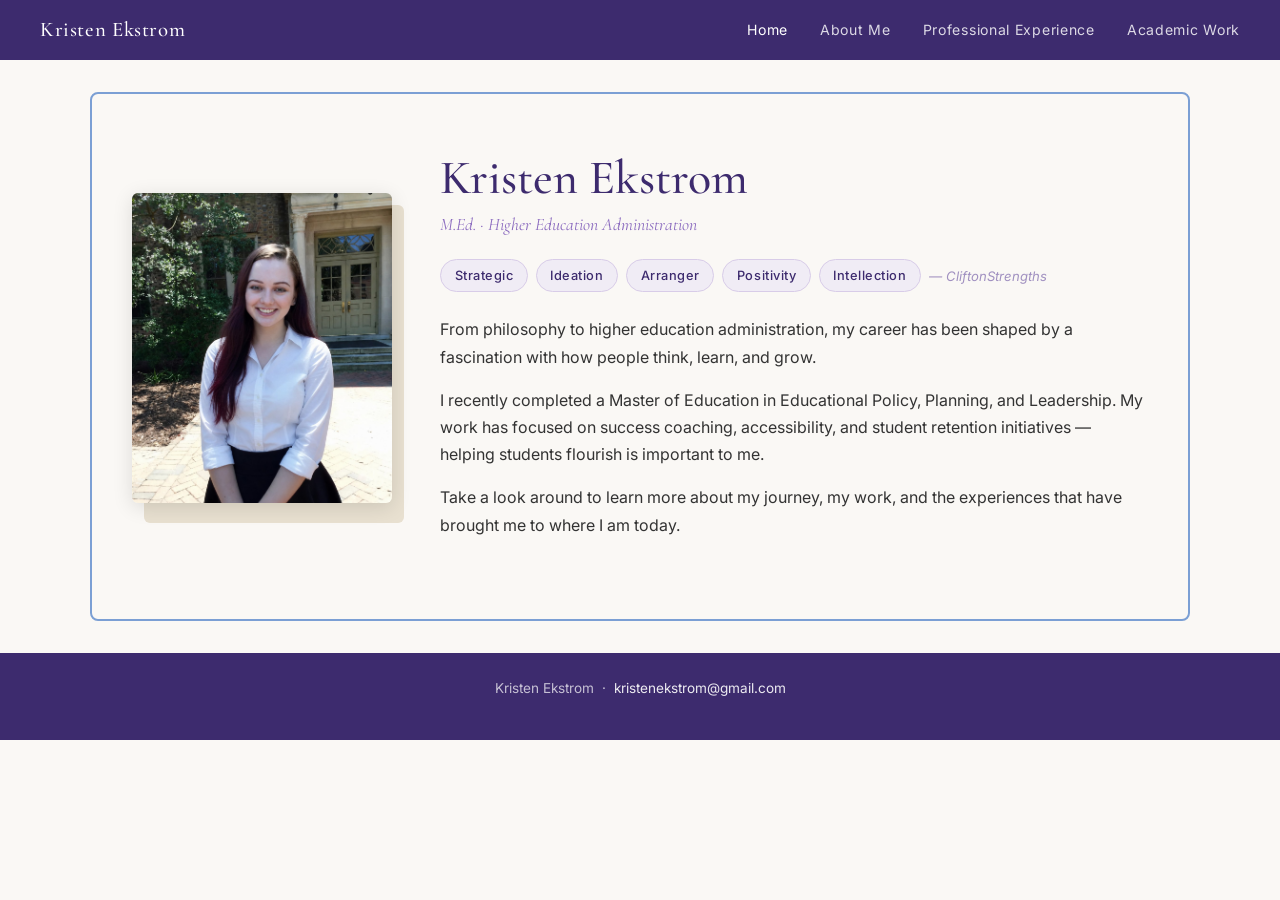
<file: index.html>
<!DOCTYPE html>
<html lang="en">
<head>
  <meta charset="UTF-8" />
  <meta name="viewport" content="width=device-width, initial-scale=1.0" />
  <title>Kristen Ekstrom</title>
  <link rel="stylesheet" href="style.css" />
</head>
<body>

  <nav>
    <a href="index.html" class="nav-name">Kristen Ekstrom</a>
    <ul>
      <li><a href="index.html" class="active">Home</a></li>
      <li><a href="about.html">About Me</a></li>
      <li><a href="experience.html">Professional Experience</a></li>
      <li><a href="academic.html">Academic Work</a></li>
    </ul>
  </nav>

  <section class="hero">
    <div class="hero-photo-wrap">
    <img src="profile-photo.png" alt="Kristen Ekstrom" class="hero-photo" />
    </div>

    <div class="hero-text">
      <h1>Kristen Ekstrom</h1>
      <p class="title">M.Ed. · Higher Education Administration</p>

      <div class="strengths">
        <span class="strength-chip">Strategic</span>
        <span class="strength-chip">Ideation</span>
        <span class="strength-chip">Arranger</span>
        <span class="strength-chip">Positivity</span>
        <span class="strength-chip">Intellection</span>
        <span class="strengths-label">— CliftonStrengths</span>
      </div>

      <p>From philosophy to higher education administration, my career has been shaped by a fascination with how people think, learn, and grow.</p>

      <p>I recently completed a Master of Education in Educational Policy, Planning, and Leadership. My work has focused on success coaching, accessibility, and student retention initiatives — helping students flourish is important to me.</p>

      <p>Take a look around to learn more about my journey, my work, and the experiences that have brought me to where I am today.</p>
    </div>
  </section>

  <footer>
    <p>Kristen Ekstrom &nbsp;·&nbsp; <a href="mailto:kristenekstrom@gmail.com">kristenekstrom@gmail.com</a></p>
  </footer>

</body>
</html>
</file>
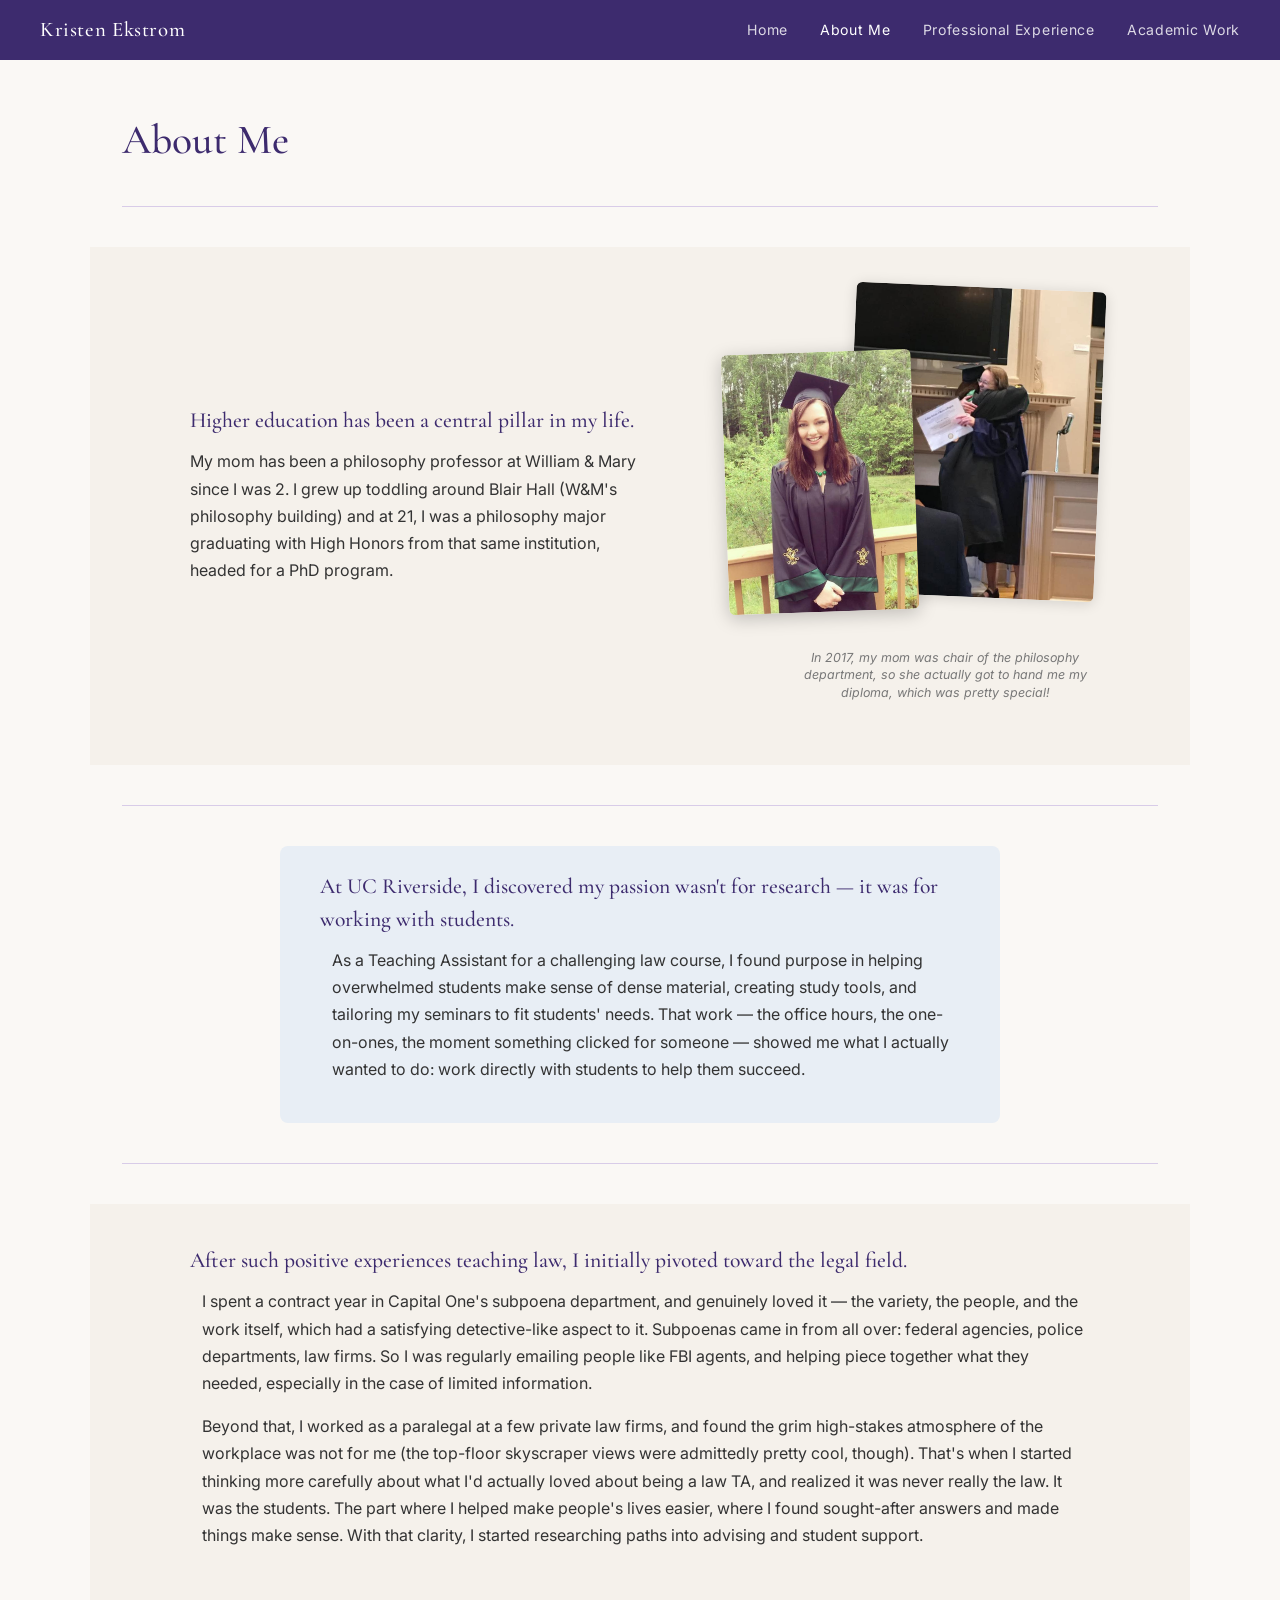
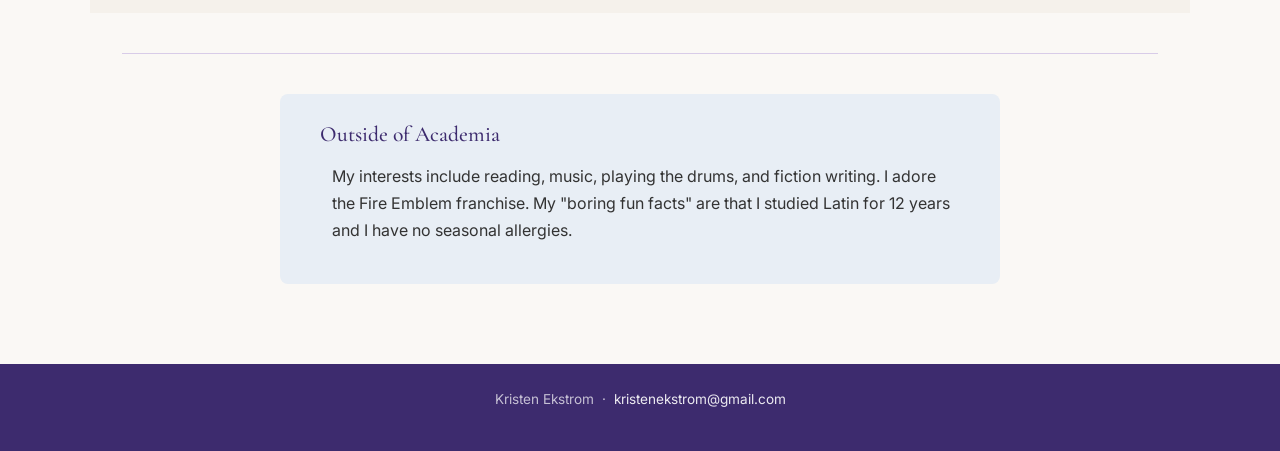
<file: about.html>
<!DOCTYPE html>
<html lang="en">
<head>
  <meta charset="UTF-8" />
  <meta name="viewport" content="width=device-width, initial-scale=1.0" />
  <title>About Me · Kristen Ekstrom</title>
  <link rel="stylesheet" href="style.css" />
</head>
<body>

  <nav>
    <a href="index.html" class="nav-name">Kristen Ekstrom</a>
    <ul>
      <li><a href="index.html">Home</a></li>
      <li><a href="about.html" class="active">About Me</a></li>
      <li><a href="experience.html">Professional Experience</a></li>
      <li><a href="academic.html">Academic Work</a></li>
    </ul>
  </nav>

  <div class="page-content">
    <h2>About Me</h2>
    <hr class="section-divider" />

    <!-- ── Chapter 1: Roots ── -->
    <div class="about-section-blue">
    <div class="about-chapter-photo">
      <div>
        <p class="about-lead">Higher education has been a central pillar in my life.</p>
        <p>My mom has been a philosophy professor at William &amp; Mary since I was 2. I grew up toddling around Blair Hall (W&amp;M's philosophy building) and at 21, I was a philosophy major graduating with High Honors from that same institution, headed for a PhD program.</p>
      </div>
      <div>
        <div class="about-stack">
          <img src="mom%20grad%20hug.jpg" alt="Receiving diploma from mom at W&M graduation" class="about-img-back" />
          <img src="grad.jpg" alt="Kristen at W&M graduation" class="about-img-front" />
        </div>
        <p class="photo-caption">In 2017, my mom was chair of the philosophy department, so she actually got to hand me my diploma, which was pretty special!</p>
      </div>
    </div>
    </div>

    <hr class="section-divider" />

    <!-- ── Chapter 2: Turning point ── -->
    <div class="about-chapter section-panel">
      <p class="about-lead">At UC Riverside, I discovered my passion wasn't for research — it was for working with students.</p>
      <p>As a Teaching Assistant for a challenging law course, I found purpose in helping overwhelmed students make sense of dense material, creating study tools, and tailoring my seminars to fit students' needs. That work — the office hours, the one-on-ones, the moment something clicked for someone — showed me what I actually wanted to do: work directly with students to help them succeed.</p>
    </div>

    <hr class="section-divider" />

    <!-- ── Chapter 3: Return ── -->
    <div class="about-section-blue">
    <div class="about-chapter about-chapter-narrow">
      <p class="about-lead">After such positive experiences teaching law, I initially pivoted toward the legal field.</p>
      <p>I spent a contract year in Capital One's subpoena department, and genuinely loved it — the variety, the people, and the work itself, which had a satisfying detective-like aspect to it. Subpoenas came in from all over: federal agencies, police departments, law firms. So I was regularly emailing people like FBI agents, and helping piece together what they needed, especially in the case of limited information.</p>
      <p>Beyond that, I worked as a paralegal at a few private law firms, and found the grim high-stakes atmosphere of the workplace was not for me (the top-floor skyscraper views were admittedly pretty cool, though). That's when I started thinking more carefully about what I'd actually loved about being a law TA, and realized it was never really the law. It was the students. The part where I helped make people's lives easier, where I found sought-after answers and made things make sense. With that clarity, I started researching paths into advising and student support.</p>
    </div>
    </div>

    <hr class="section-divider" />

    <!-- ── Chapter 4: Personal ── -->
    <div class="about-chapter section-panel">
      <p class="about-lead">Outside of Academia</p>
      <p>My interests include reading, music, playing the drums, and fiction writing. I adore the Fire Emblem franchise. My "boring fun facts" are that I studied Latin for 12 years and I have no seasonal allergies.</p>
    </div>

  </div>

  <footer>
    <p>Kristen Ekstrom &nbsp;·&nbsp; <a href="mailto:kristenekstrom@gmail.com">kristenekstrom@gmail.com</a></p>
  </footer>

</body>
</html>
</file>
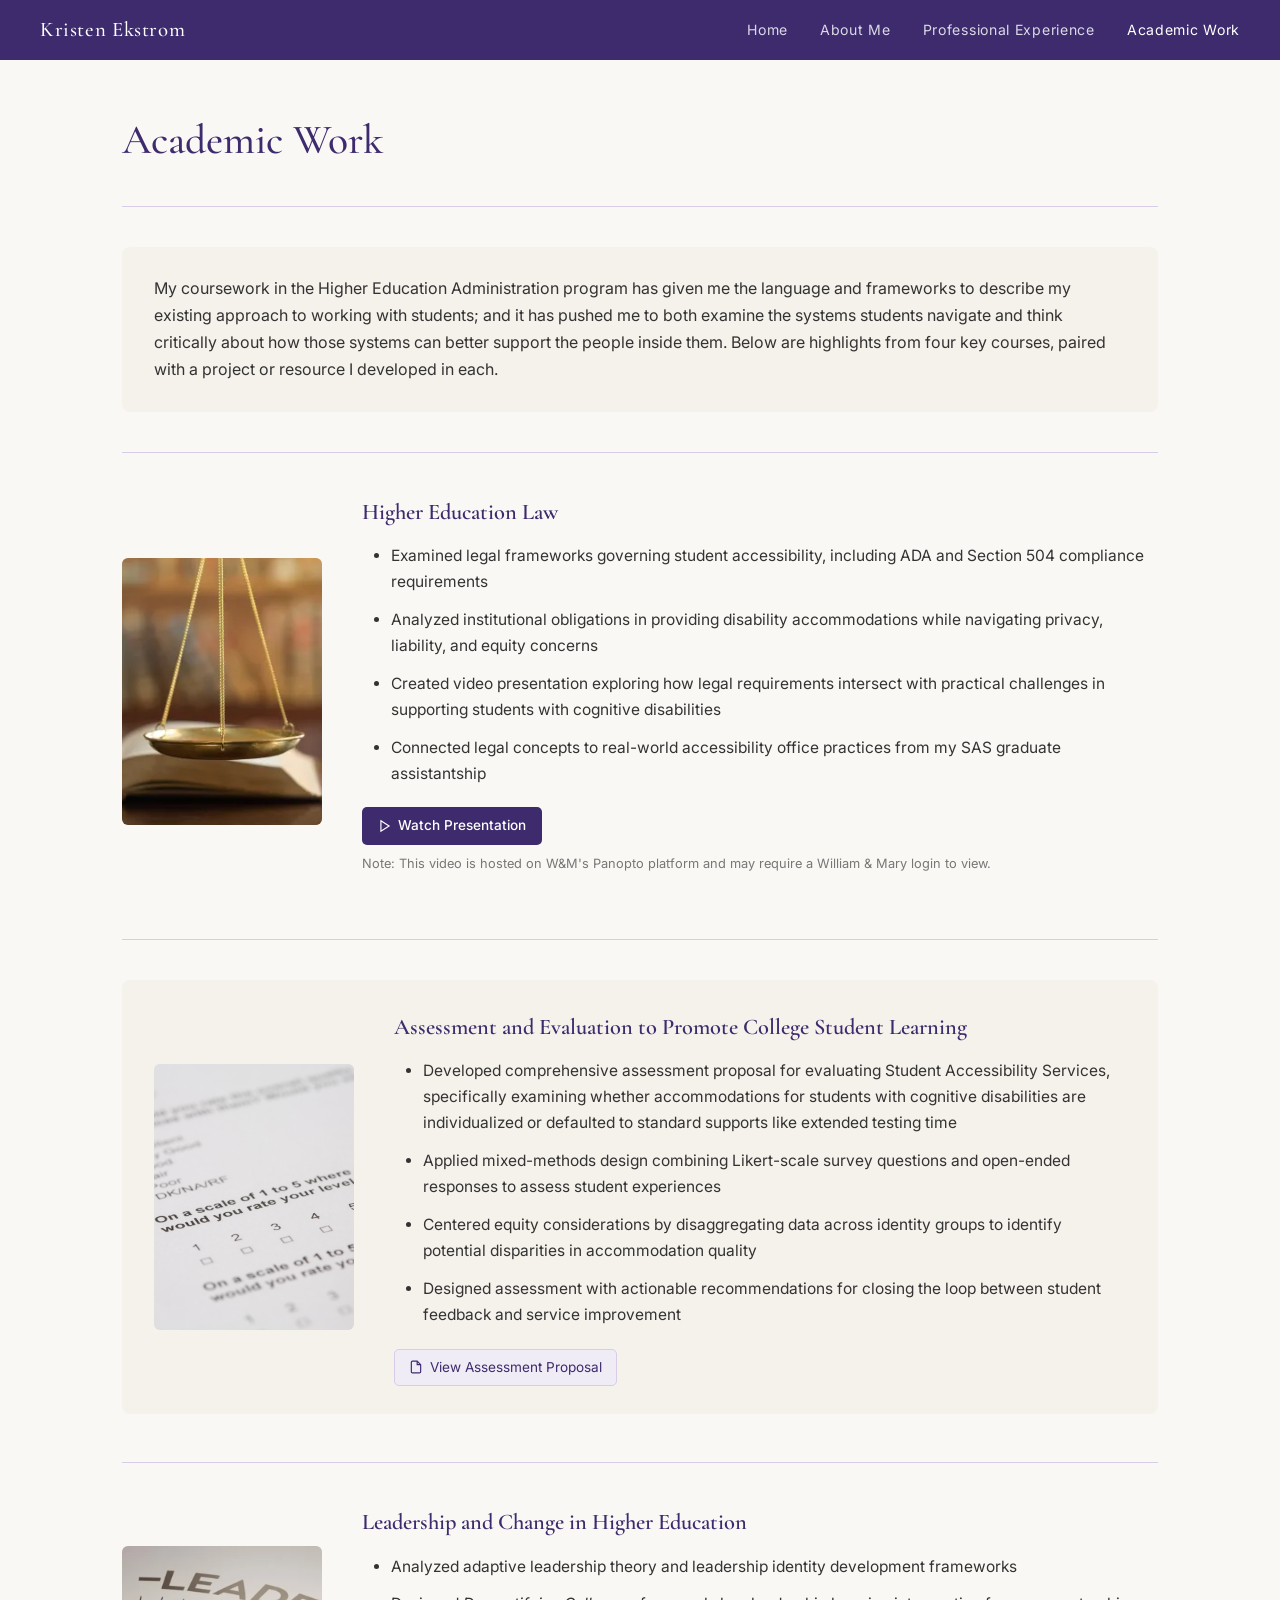
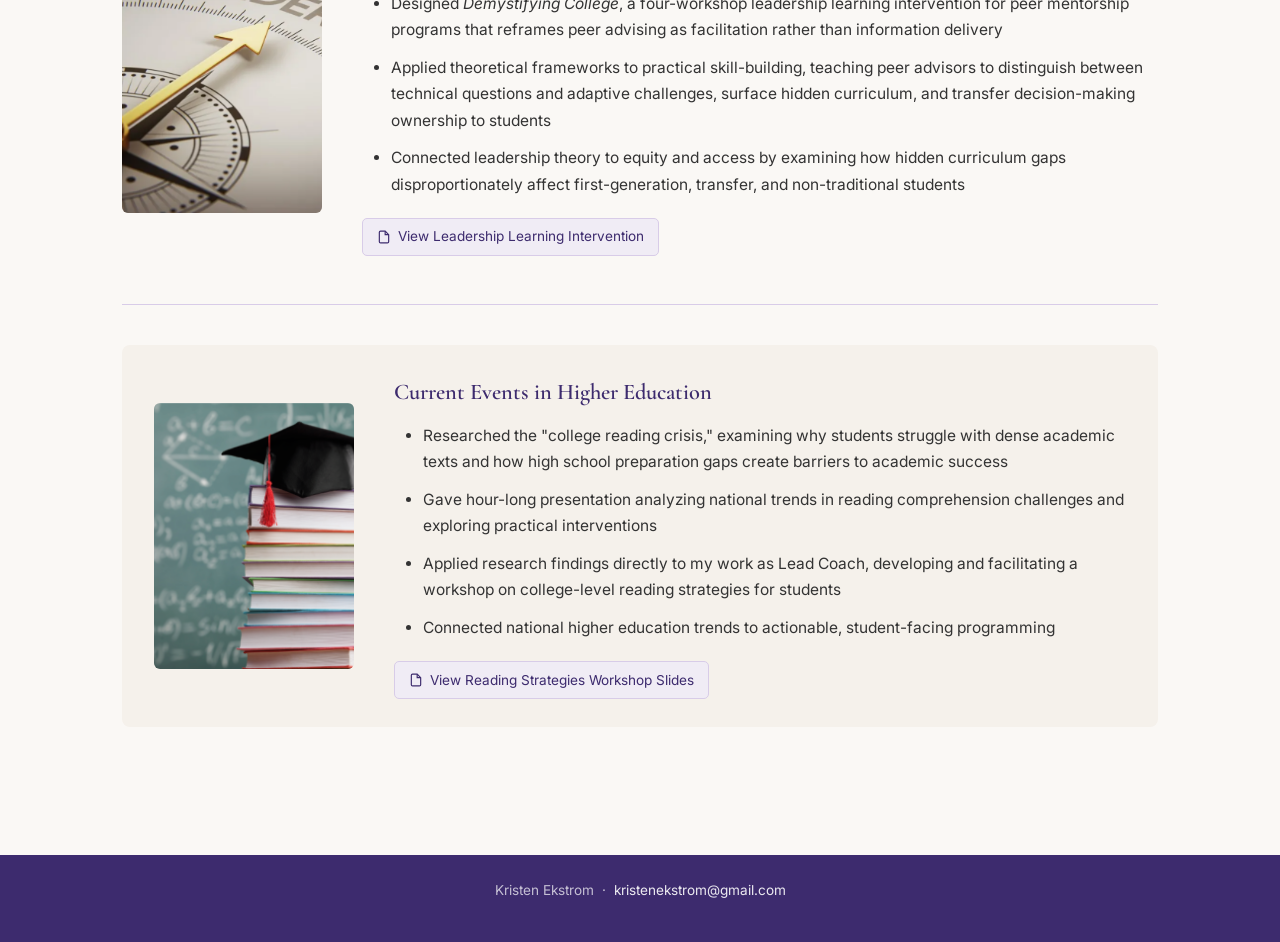
<file: academic.html>
<!DOCTYPE html>
<html lang="en">
<head>
  <meta charset="UTF-8" />
  <meta name="viewport" content="width=device-width, initial-scale=1.0" />
  <title>Academic Work · Kristen Ekstrom</title>
  <link rel="stylesheet" href="style.css" />
</head>
<body>

  <nav>
    <a href="index.html" class="nav-name">Kristen Ekstrom</a>
    <ul>
      <li><a href="index.html">Home</a></li>
      <li><a href="about.html">About Me</a></li>
      <li><a href="experience.html">Professional Experience</a></li>
      <li><a href="academic.html" class="active">Academic Work</a></li>
    </ul>
  </nav>

  <div class="page-content">
    <h2>Academic Work</h2>
    <hr class="section-divider" />

    <p class="course-panel-beige">My coursework in the Higher Education Administration program has given me the language and frameworks to describe my existing approach to working with students; and it has pushed me to both examine the systems students navigate and think critically about how those systems can better support the people inside them. Below are highlights from four key courses, paired with a project or resource I developed in each.</p>

    <hr class="section-divider" />

    <!-- ── Higher Education Law ── -->
    <div class="course-block">
      <div class="course-layout">
        <div class="course-photo-slot">
          <img src="law%20picture.jpg" alt="Higher Education Law" />
        </div>
        <div>
          <div class="course-name">Higher Education Law</div>
          <ul>
            <li>Examined legal frameworks governing student accessibility, including ADA and Section 504 compliance requirements</li>
            <li>Analyzed institutional obligations in providing disability accommodations while navigating privacy, liability, and equity concerns</li>
            <li>Created video presentation exploring how legal requirements intersect with practical challenges in supporting students with cognitive disabilities</li>
            <li>Connected legal concepts to real-world accessibility office practices from my SAS graduate assistantship</li>
          </ul>
          <a href="https://wmedu.hosted.panopto.com/Panopto/Pages/Viewer.aspx?id=90379541-23da-46bb-83df-b2e100aad7ce"
             class="video-link" target="_blank" rel="noopener noreferrer">
            <svg width="14" height="14" viewBox="0 0 24 24" fill="none" stroke="currentColor" stroke-width="2"><polygon points="5 3 19 12 5 21 5 3"/></svg>
            Watch Presentation
          </a>
          <p style="font-size:0.8rem; color:var(--muted); margin-top:0.5rem;">
            Note: This video is hosted on W&amp;M's Panopto platform and may require a William &amp; Mary login to view.
          </p>
        </div>
      </div>
    </div>

    <hr class="section-divider" />

    <!-- ── Assessment and Evaluation ── -->
    <div class="course-block course-panel-beige">
      <div class="course-layout">
        <div class="course-photo-slot">
          <img src="assessment%20picture.png" alt="Assessment and Evaluation" />
        </div>
        <div>
          <div class="course-name">Assessment and Evaluation to Promote College Student Learning</div>
          <ul>
            <li>Developed comprehensive assessment proposal for evaluating Student Accessibility Services, specifically examining whether accommodations for students with cognitive disabilities are individualized or defaulted to standard supports like extended testing time</li>
            <li>Applied mixed-methods design combining Likert-scale survey questions and open-ended responses to assess student experiences</li>
            <li>Centered equity considerations by disaggregating data across identity groups to identify potential disparities in accommodation quality</li>
            <li>Designed assessment with actionable recommendations for closing the loop between student feedback and service improvement</li>
          </ul>
          <a href="Ekstrom_FinalProposal_EPPL525%20(1).pdf" class="attachment" target="_blank">
            <svg width="14" height="14" viewBox="0 0 24 24" fill="none" stroke="currentColor" stroke-width="2"><path d="M14 2H6a2 2 0 0 0-2 2v16a2 2 0 0 0 2 2h12a2 2 0 0 0 2-2V8z"/><polyline points="14 2 14 8 20 8"/></svg>
            View Assessment Proposal
          </a>
        </div>
      </div>
    </div>

    <hr class="section-divider" />

    <!-- ── Leadership and Change ── -->
    <div class="course-block">
      <div class="course-layout">
        <div class="course-photo-slot">
          <img src="leadership%20photo.png" alt="Leadership and Change" />
        </div>
        <div>
          <div class="course-name">Leadership and Change in Higher Education</div>
          <ul>
            <li>Analyzed adaptive leadership theory and leadership identity development frameworks</li>
            <li>Designed <em>Demystifying College</em>, a four-workshop leadership learning intervention for peer mentorship programs that reframes peer advising as facilitation rather than information delivery</li>
            <li>Applied theoretical frameworks to practical skill-building, teaching peer advisors to distinguish between technical questions and adaptive challenges, surface hidden curriculum, and transfer decision-making ownership to students</li>
            <li>Connected leadership theory to equity and access by examining how hidden curriculum gaps disproportionately affect first-generation, transfer, and non-traditional students</li>
          </ul>
          <a href="Ekstrom_Leadership%20Learning%20Intervention%20(1).pdf" class="attachment" target="_blank">
            <svg width="14" height="14" viewBox="0 0 24 24" fill="none" stroke="currentColor" stroke-width="2"><path d="M14 2H6a2 2 0 0 0-2 2v16a2 2 0 0 0 2 2h12a2 2 0 0 0 2-2V8z"/><polyline points="14 2 14 8 20 8"/></svg>
            View Leadership Learning Intervention
          </a>
        </div>
      </div>
    </div>

    <hr class="section-divider" />

    <!-- ── Current Events in Higher Education ── -->
    <div class="course-block course-panel-beige">
      <div class="course-layout">
        <div class="course-photo-slot">
          <img src="current%20event%20photo.png" alt="Current Events in Higher Education" />
        </div>
        <div>
          <div class="course-name">Current Events in Higher Education</div>
          <ul>
            <li>Researched the "college reading crisis," examining why students struggle with dense academic texts and how high school preparation gaps create barriers to academic success</li>
            <li>Gave hour-long presentation analyzing national trends in reading comprehension challenges and exploring practical interventions</li>
            <li>Applied research findings directly to my work as Lead Coach, developing and facilitating a workshop on college-level reading strategies for students</li>
            <li>Connected national higher education trends to actionable, student-facing programming</li>
          </ul>
          <a href="Reading%20Strategies%20Workshop%20-%20KE.pdf" class="attachment" target="_blank">
            <svg width="14" height="14" viewBox="0 0 24 24" fill="none" stroke="currentColor" stroke-width="2"><path d="M14 2H6a2 2 0 0 0-2 2v16a2 2 0 0 0 2 2h12a2 2 0 0 0 2-2V8z"/><polyline points="14 2 14 8 20 8"/></svg>
            View Reading Strategies Workshop Slides
          </a>
        </div>
      </div>
    </div>

  </div>

  <footer>
    <p>Kristen Ekstrom &nbsp;·&nbsp; <a href="mailto:kristenekstrom@gmail.com">kristenekstrom@gmail.com</a></p>
  </footer>

</body>
</html>
</file>
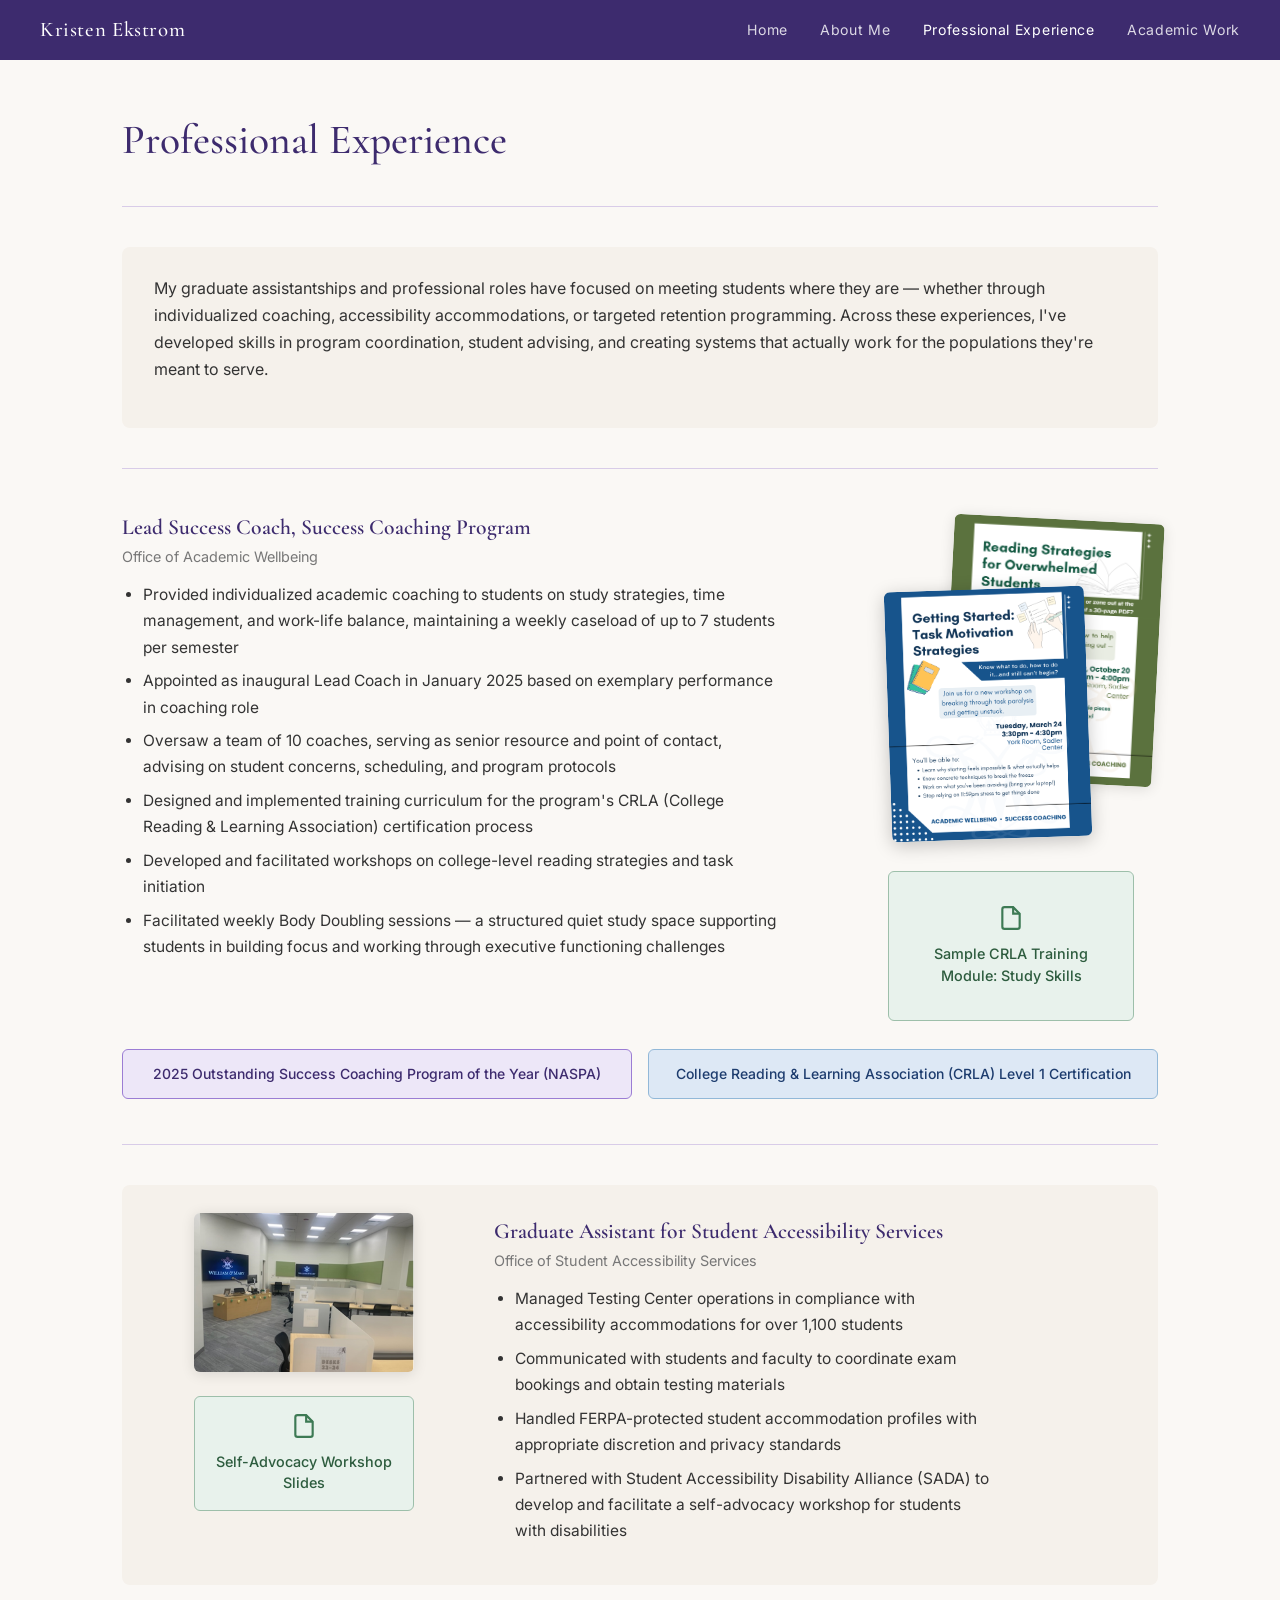
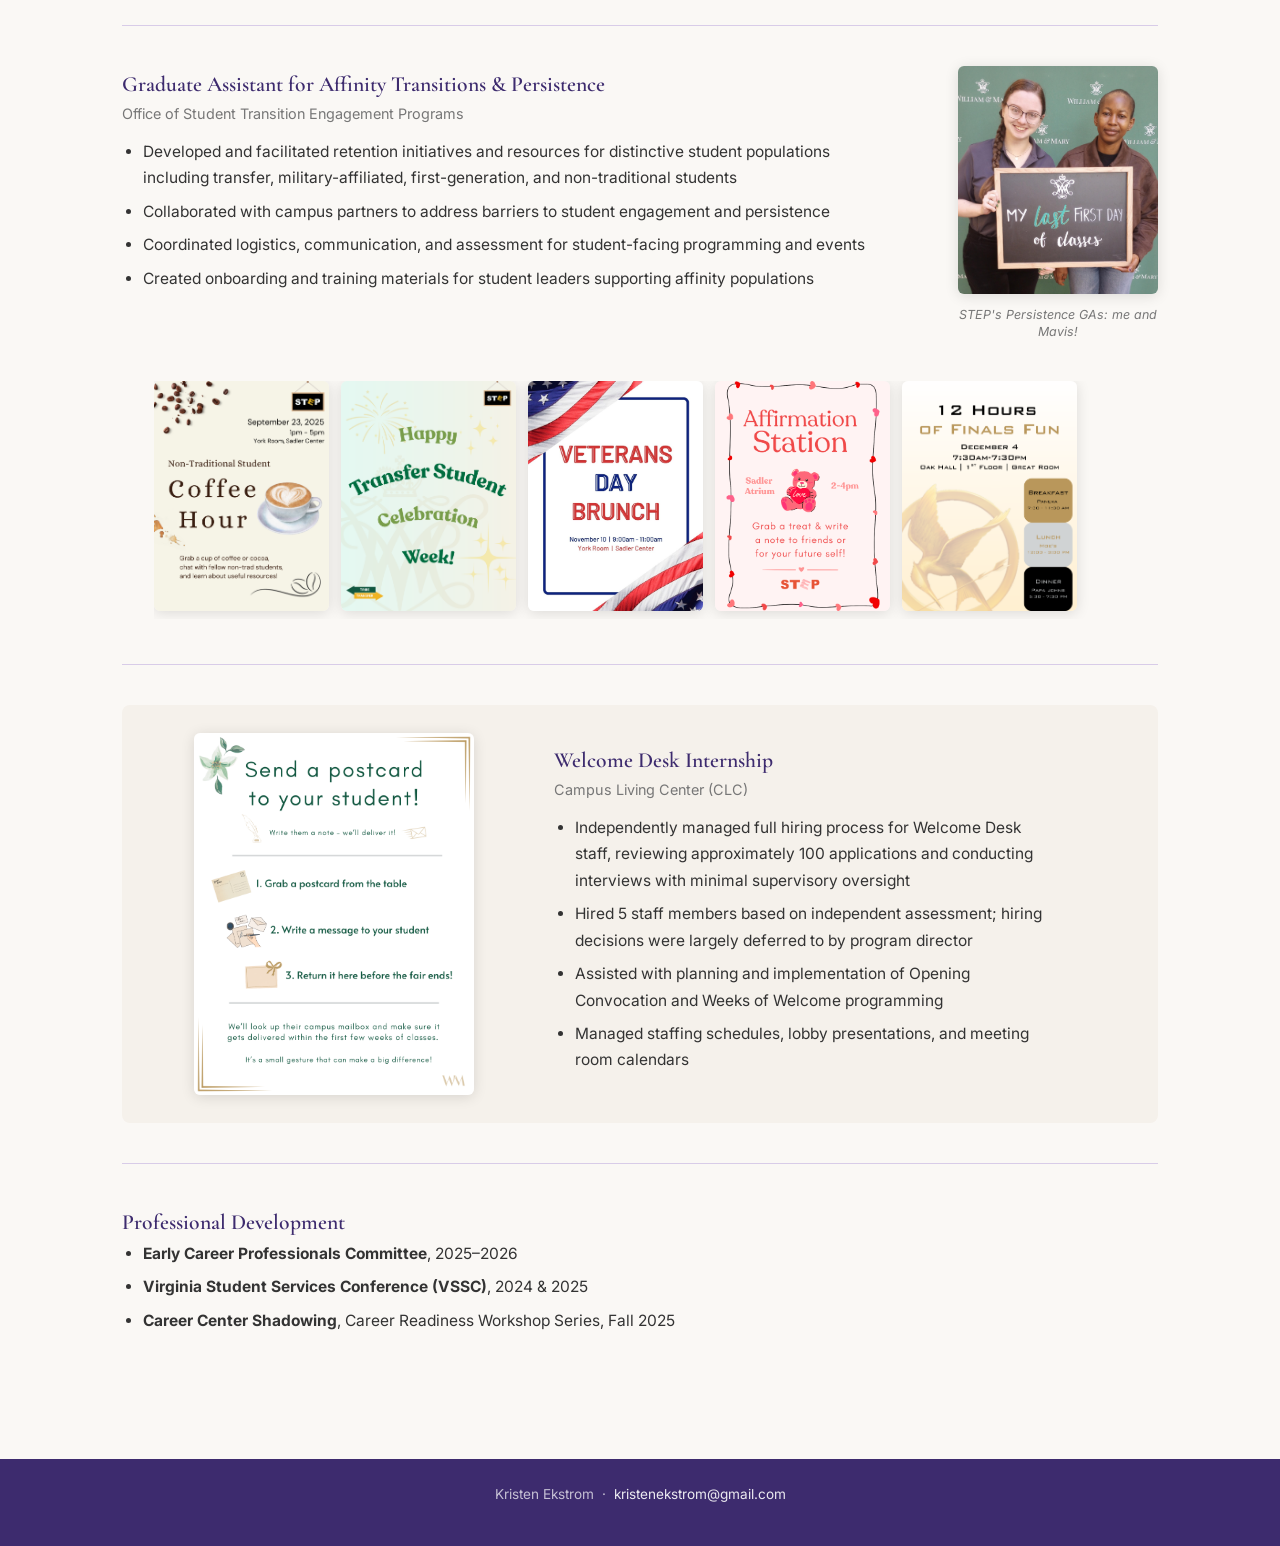
<file: experience.html>
<!DOCTYPE html>
<html lang="en">
<head>
  <meta charset="UTF-8" />
  <meta name="viewport" content="width=device-width, initial-scale=1.0" />
  <title>Experience · Kristen Ekstrom</title>
  <link rel="stylesheet" href="style.css" />
</head>
<body>

  <nav>
    <a href="index.html" class="nav-name">Kristen Ekstrom</a>
    <ul>
      <li><a href="index.html">Home</a></li>
      <li><a href="about.html">About Me</a></li>
      <li><a href="experience.html" class="active">Professional Experience</a></li>
      <li><a href="academic.html">Academic Work</a></li>
    </ul>
  </nav>

  <div class="page-content">
    <h2>Professional Experience</h2>
    <hr class="section-divider" />

    <div class="section-panel">
    <p>My graduate assistantships and professional roles have focused on meeting students where they are — whether through individualized coaching, accessibility accommodations, or targeted retention programming. Across these experiences, I've developed skills in program coordination, student advising, and creating systems that actually work for the populations they're meant to serve.</p>
    </div>

    <hr class="section-divider" />

    <!-- ── Lead Success Coach ── -->
    <div class="experience-block">
      <div class="coaching-grid">
        <div class="coaching-text">
          <div class="role">Lead Success Coach, Success Coaching Program</div>
          <div class="office">Office of Academic Wellbeing</div>
          <ul>
            <li>Provided individualized academic coaching to students on study strategies, time management, and work-life balance, maintaining a weekly caseload of up to 7 students per semester</li>
            <li>Appointed as inaugural Lead Coach in January 2025 based on exemplary performance in coaching role</li>
            <li>Oversaw a team of 10 coaches, serving as senior resource and point of contact, advising on student concerns, scheduling, and program protocols</li>
            <li>Designed and implemented training curriculum for the program's CRLA (College Reading &amp; Learning Association) certification process</li>
            <li>Developed and facilitated workshops on college-level reading strategies and task initiation</li>
            <li>Facilitated weekly Body Doubling sessions — a structured quiet study space supporting students in building focus and working through executive functioning challenges</li>
          </ul>
        </div>
        <div class="coaching-right">
          <div class="flyer-stack">
            <img src="Workshop%20Flyer.png" alt="Reading Strategies Workshop Flyer" class="flyer-back" />
            <img src="Getting%20Started%20Task%20Motivation%20Strategies.png" alt="Task Motivation Strategies Flyer" class="flyer-front" />
          </div>
          <a href="Coaching%20CRLA%20Training%20(Study%20Skills).pdf" class="attachment-square" target="_blank">
            <svg viewBox="0 0 24 24" fill="none" stroke="currentColor" stroke-width="2"><path d="M14 2H6a2 2 0 0 0-2 2v16a2 2 0 0 0 2 2h12a2 2 0 0 0 2-2V8z"/><polyline points="14 2 14 8 20 8"/></svg>
            Sample CRLA Training Module: Study Skills
          </a>
        </div>
      </div>
      <div class="award-grid">
        <div class="award-card">2025 Outstanding Success Coaching Program of the Year (NASPA)</div>
        <div class="award-card">College Reading &amp; Learning Association (CRLA) Level 1 Certification</div>
      </div>
    </div>

    <hr class="section-divider" />

    <!-- ── GA for Student Accessibility Services ── -->
    <div class="experience-block section-panel">
      <div class="sas-layout">
        <div class="sas-attachment">
          <img src="testing%20center.png" alt="Student Accessibility Services Testing Center" class="sas-photo" />
          <a href="Self-Advocacy%20Discussion%20Slides.pdf" class="attachment-square" target="_blank">
            <svg viewBox="0 0 24 24" fill="none" stroke="currentColor" stroke-width="2"><path d="M14 2H6a2 2 0 0 0-2 2v16a2 2 0 0 0 2 2h12a2 2 0 0 0 2-2V8z"/><polyline points="14 2 14 8 20 8"/></svg>
            Self-Advocacy Workshop Slides
          </a>
        </div>
        <div class="sas-content">
          <div class="role">Graduate Assistant for Student Accessibility Services</div>
          <div class="office">Office of Student Accessibility Services</div>
          <ul>
            <li>Managed Testing Center operations in compliance with accessibility accommodations for over 1,100 students</li>
            <li>Communicated with students and faculty to coordinate exam bookings and obtain testing materials</li>
            <li>Handled FERPA-protected student accommodation profiles with appropriate discretion and privacy standards</li>
            <li>Partnered with Student Accessibility Disability Alliance (SADA) to develop and facilitate a self-advocacy workshop for students with disabilities</li>
          </ul>
        </div>
      </div>
    </div>

    <hr class="section-divider" />

    <!-- ── GA for Affinity Transitions & Persistence ── -->
    <div class="experience-block">
      <div class="step-layout">
        <div>
          <div class="role">Graduate Assistant for Affinity Transitions &amp; Persistence</div>
          <div class="office">Office of Student Transition Engagement Programs</div>
          <ul>
            <li>Developed and facilitated retention initiatives and resources for distinctive student populations<br>including transfer, military-affiliated, first-generation, and non-traditional students</li>
            <li>Collaborated with campus partners to address barriers to student engagement and persistence</li>
            <li>Coordinated logistics, communication, and assessment for student-facing programming and events</li>
            <li>Created onboarding and training materials for student leaders supporting affinity populations</li>
          </ul>
        </div>
        <div class="step-photo-wrap">
          <img src="LFDOC%20photo.jpg" alt="STEP Persistence GAs" class="step-photo" />
          <p class="photo-caption">STEP's Persistence GAs: me and Mavis!</p>
        </div>
      </div>
      <div class="flyer-gallery">
        <img src="Coffee%20Hour%20(1).png" alt="Non-Traditional Student Coffee Hour" />
        <img src="Happy%20Transfer%20Student%20Celebration%20Week!.png" alt="Happy Transfer Student Celebration Week" />
        <img src="Veterans%20Day%20Brunch%202025.jpg" alt="Veterans Day Brunch 2025" />
        <img src="Valentine's.png" alt="Affirmation Station" />
        <img src="12%20Hours%20of%20finals%20fun.png" alt="12 Hours of Finals Fun" />
      </div>
    </div>

    <hr class="section-divider" />

    <!-- ── CLC Welcome Desk Internship ── -->
    <div class="experience-block section-panel">
      <div class="clc-layout">
        <div>
          <img src="Postcard%20sign.png" alt="Send a Postcard to Your Student" class="clc-photo" />
        </div>
        <div class="clc-text">
          <div class="role">Welcome Desk Internship</div>
          <div class="office">Campus Living Center (CLC)</div>
          <ul>
            <li>Independently managed full hiring process for Welcome Desk staff, reviewing approximately 100 applications and conducting interviews with minimal supervisory oversight</li>
            <li>Hired 5 staff members based on independent assessment; hiring decisions were largely deferred to by program director</li>
            <li>Assisted with planning and implementation of Opening Convocation and Weeks of Welcome programming</li>
            <li>Managed staffing schedules, lobby presentations, and meeting room calendars</li>
          </ul>
        </div>
      </div>
    </div>

    <hr class="section-divider" />

    <!-- ── Professional Development & Leadership ── -->
    <div class="experience-block">
      <div class="role">Professional Development</div>
      <ul>
        <li><strong>Early Career Professionals Committee</strong>, 2025–2026</li>
        <li><strong>Virginia Student Services Conference (VSSC)</strong>, 2024 &amp; 2025</li>
        <li><strong>Career Center Shadowing</strong>, Career Readiness Workshop Series, Fall 2025</li>
      </ul>
    </div>

  </div>

  <footer>
    <p>Kristen Ekstrom &nbsp;·&nbsp; <a href="mailto:kristenekstrom@gmail.com">kristenekstrom@gmail.com</a></p>
  </footer>

</body>
</html>
</file>
<file: style.css>
/* =============================================
   Kristen Ekstrom Portfolio — Shared Stylesheet
   ============================================= */

@import url('https://fonts.googleapis.com/css2?family=Cormorant+Garamond:ital,wght@0,400;0,500;0,600;1,400&family=Inter:wght@300;400;500;600&display=swap');

:root {
  --bg:       #faf8f5;
  --bg-light: #f0ecf5;
  --primary:  #3d2b6e;
  --accent:   #8b6bbf;
  --text:     #333333;
  --muted:    #777777;
  --border:   #d8cce8;
  --white:    #ffffff;
}

*, *::before, *::after { box-sizing: border-box; margin: 0; padding: 0; }

html { scroll-behavior: smooth; }

body {
  font-family: 'Inter', sans-serif;
  font-size: 16px;
  line-height: 1.7;
  color: var(--text);
  background: var(--bg);
}

/* ── Typography ── */
h1, h2, h3, h4 {
  font-family: 'Cormorant Garamond', serif;
  color: var(--primary);
  line-height: 1.2;
}
h1 { font-size: 3rem; font-weight: 500; }
h2 { font-size: 2.6rem; font-weight: 500; margin-bottom: 0.5rem; }
h3 { font-size: 1.4rem; font-weight: 600; margin-bottom: 0.25rem; }
h4 { font-size: 1.1rem; font-weight: 500; color: var(--accent); }
p  { margin-bottom: 1rem; }
a  { color: var(--accent); text-decoration: none; }
a:hover { text-decoration: underline; }

/* ── Navigation ── */
nav {
  background: var(--primary);
  padding: 0 2.5rem;
  display: flex;
  align-items: center;
  justify-content: space-between;
  position: sticky;
  top: 0;
  z-index: 100;
  height: 60px;
}

nav .nav-name {
  font-family: 'Cormorant Garamond', serif;
  font-size: 1.3rem;
  font-weight: 500;
  color: var(--white);
  letter-spacing: 0.03em;
  text-decoration: none;
}

nav ul {
  list-style: none;
  display: flex;
  gap: 2rem;
}

nav ul li a {
  color: rgba(255,255,255,0.82);
  font-size: 0.88rem;
  font-weight: 400;
  letter-spacing: 0.05em;
  text-transform: none;
  transition: color 0.2s;
  text-decoration: none;
}

nav ul li a:hover,
nav ul li a.active {
  color: var(--white);
}

/* ── Page wrapper ── */
.page-content {
  max-width: 1100px;
  margin: 0 auto;
  padding: 3.5rem 2rem 5rem;
}

/* ── Section divider ── */
.section-divider {
  border: none;
  border-top: 1px solid var(--border);
  margin: 2.5rem 0;
}

/* ── Strengths chips ── */
.strengths {
  display: flex;
  flex-wrap: wrap;
  gap: 0.5rem;
  margin: 1rem 0 1.5rem;
}

.strength-chip {
  background: var(--bg-light);
  border: 1px solid var(--border);
  color: var(--primary);
  font-size: 0.8rem;
  font-weight: 500;
  letter-spacing: 0.04em;
  padding: 0.3rem 0.85rem;
  border-radius: 20px;
}

/* ── Hero (home page) ── */
.hero {
  display: grid;
  grid-template-columns: 260px 1fr;
  gap: 3rem;
  align-items: center;
  padding: 3.5rem 2.5rem 4rem 2.5rem;
  max-width: 1100px;
  margin: 2rem auto 2rem;
  border: 2px solid #7b9fd4;
  border-radius: 8px;
  box-sizing: border-box;
}

.hero-photo-wrap {
  position: relative;
  width: 260px;
  flex-shrink: 0;
  overflow: visible;
}

.hero-photo-wrap::before {
  content: '';
  position: absolute;
  top: 12px;
  left: 12px;
  width: 100%;
  height: 100%;
  background: #e8e0d0;
  border-radius: 6px;
  z-index: 0;
}

.hero-photo {
  width: 260px;
  height: 310px;
  object-fit: cover;
  object-position: center top;
  border-radius: 6px;
  box-shadow: 0 4px 20px rgba(0,0,0,0.12);
  position: relative;
  z-index: 1;
}

.hero-photo-placeholder {
  width: 260px;
  height: 310px;
  background: var(--bg-light);
  border-radius: 6px;
  border: 2px dashed var(--border);
  display: flex;
  align-items: center;
  justify-content: center;
  color: var(--muted);
  font-size: 0.85rem;
  text-align: center;
  padding: 1rem;
}

.strengths-label {
  font-size: 0.82rem;
  color: #a090c0;
  font-style: italic;
  white-space: nowrap;
  align-self: center;
}

.hero-text h1 { margin-bottom: 0.15rem; }
.hero-text .title {
  font-family: 'Cormorant Garamond', serif;
  font-size: 1.1rem;
  color: var(--accent);
  font-style: italic;
  margin-bottom: 1.2rem;
}
.hero-text p { color: var(--text); font-size: 1rem; }

/* ── Experience entries ── */
.experience-block {
  margin-bottom: 2.8rem;
}

.experience-block .role {
  font-family: 'Cormorant Garamond', serif;
  font-size: 1.35rem;
  font-weight: 600;
  color: var(--primary);
}

.experience-block .office {
  font-size: 0.9rem;
  color: var(--muted);
  margin-bottom: 0.75rem;
}

.experience-block ul {
  padding-left: 1.3rem;
  margin-bottom: 0.75rem;
}

.experience-block ul li {
  margin-bottom: 0.45rem;
  font-size: 0.97rem;
}

/* ── File attachment link ── */
.attachment {
  display: inline-flex;
  align-items: center;
  gap: 0.4rem;
  background: var(--bg-light);
  border: 1px solid var(--border);
  border-radius: 5px;
  padding: 0.4rem 0.9rem;
  font-size: 0.85rem;
  color: var(--primary);
  margin-top: 0.5rem;
  transition: background 0.2s;
  text-decoration: none;
}
.attachment:hover {
  background: var(--border);
  text-decoration: none;
}
.attachment svg { flex-shrink: 0; }

/* ── Highlight cards ── */
.highlights-grid {
  display: grid;
  grid-template-columns: 1fr 1fr;
  gap: 0.75rem;
  margin-top: 1rem;
}

.highlight-card {
  background: var(--bg-light);
  border: 1px solid var(--border);
  border-left: 3px solid var(--accent);
  border-radius: 4px;
  padding: 0.5rem 0.9rem;
  font-size: 0.83rem;
  color: var(--primary);
  font-weight: 500;
  line-height: 1.5;
}

.highlight-label {
  font-weight: 600;
  font-size: 0.88rem;
  color: var(--primary);
  margin-bottom: 0.25rem;
}

.highlight-desc {
  font-size: 0.82rem;
  color: var(--muted);
  line-height: 1.4;
}

@media (max-width: 640px) {
  .highlights-grid { grid-template-columns: 1fr; }
}

/* ── Coaching two-column layout: text left | flyers+button right ── */
.coaching-grid {
  display: grid;
  grid-template-columns: 1fr 270px;
  gap: 5rem;
  align-items: start;
}

.coaching-text {
  padding-right: 2rem;
}

.coaching-right {
  display: flex;
  flex-direction: column;
  gap: 2rem;
  margin-right: 1.5rem;
}

/* ── SAS layout: attachment left | content right ── */
.sas-layout {
  display: grid;
  grid-template-columns: 220px 1fr;
  gap: 5rem;
  align-items: start;
  margin-left: 2.5rem;
  margin-right: 2.5rem;
}

.sas-attachment {
  display: flex;
  flex-direction: column;
  gap: 1.5rem;
}

.sas-attachment .attachment-square {
  width: 100%;
  min-height: 110px;
  padding: 1rem;
}

.sas-photo {
  width: 100%;
  border-radius: 6px;
  box-shadow: 0 2px 14px rgba(0,0,0,0.12);
  object-fit: cover;
  display: block;
}

.sas-content {
  max-width: 500px;
}



@media (max-width: 700px) {
  .sas-layout { grid-template-columns: 1fr; margin-left: 0; margin-right: 0; }
  .sas-content { max-width: 100%; margin-left: 0; }
}

/* ── STEP section layout ── */
.step-layout {
  display: grid;
  grid-template-columns: 1fr 200px;
  gap: 2rem;
  align-items: start;
  margin-bottom: 1.5rem;
}

.step-photo-wrap {
  text-align: center;
}

.step-photo {
  width: 100%;
  border-radius: 6px;
  box-shadow: 0 2px 14px rgba(0,0,0,0.12);
  display: block;
}

/* ── Award panels (below coaching section, full width, two columns) ── */
.award-grid {
  display: grid;
  grid-template-columns: 1fr 1fr;
  gap: 1rem;
  margin-top: 1.75rem;
}

.award-card {
  border-radius: 6px;
  padding: 0.85rem 1.1rem;
  font-size: 0.875rem;
  font-weight: 500;
  text-align: center;
  line-height: 1.5;
}

.award-grid .award-card:first-child {
  background: #ede7f8;
  border: 1px solid #9b7dd4;
  color: #3d2b6e;
}

.award-grid .award-card:last-child {
  background: #dde8f5;
  border: 1px solid #92b8d8;
  color: #1d3c6e;
}

@media (max-width: 700px) {
  .coaching-grid { grid-template-columns: 1fr; }
  .award-grid { grid-template-columns: 1fr; }
}

/* ── Flyer column (floats right, stacks flyer + attachment) ── */
.flyer-col {
  float: right;
  margin: 0 0 1.25rem 2rem;
  display: flex;
  flex-direction: column;
  align-items: center;
  width: 230px;
}

/* ── Attachment square (below flyer) ── */
.attachment-square {
  display: flex;
  flex-direction: column;
  align-items: center;
  justify-content: center;
  gap: 0.75rem;
  background: #e8f2ec;
  border: 1px solid #9dbfaa;
  border-radius: 6px;
  padding: 2rem 1.25rem;
  font-size: 0.9rem;
  font-weight: 500;
  color: #2d5c3e;
  text-align: center;
  text-decoration: none;
  width: 100%;
  min-height: 150px;
  margin-top: 0;
  line-height: 1.5;
  transition: background 0.2s;
}
.attachment-square:hover { background: #d4e9da; text-decoration: none; }
/* ── Horizontal attachment button (coaching section) ── */
.attachment-horiz {
  display: flex;
  flex-direction: row;
  align-items: center;
  justify-content: center;
  gap: 0.6rem;
  background: #e8f2ec;
  border: 1px solid #9dbfaa;
  border-radius: 6px;
  padding: 0.75rem 1rem;
  font-size: 0.85rem;
  font-weight: 500;
  color: #2d5c3e;
  text-align: center;
  text-decoration: none;
  width: 100%;
  transition: background 0.2s;
}
.attachment-horiz:hover { background: #d4e9da; text-decoration: none; }
.attachment-horiz svg { width: 20px; height: 20px; flex-shrink: 0; color: #3d7a54; }

.attachment-square svg { width: 26px; height: 26px; flex-shrink: 0; color: #3d7a54; }

/* ── Stacked overlapping flyers ── */
.flyer-stack {
  position: relative;
  width: 270px;
  height: 330px;
}

.flyer-stack .flyer-back {
  position: absolute;
  width: 210px;
  top: 10px;
  right: 0;
  border-radius: 6px;
  box-shadow: 0 2px 14px rgba(0,0,0,0.12);
  transform: rotate(3deg);
}

.flyer-stack .flyer-front {
  position: absolute;
  width: 200px;
  bottom: 0;
  left: 0;
  border-radius: 6px;
  box-shadow: 0 4px 18px rgba(0,0,0,0.22);
  transform: rotate(-2deg);
}

@media (max-width: 640px) {
  .flyer-stack {
    float: none;
    margin: 0 auto 1.25rem;
  }
}

/* ── Floated flyer image ── */
.flyer-float {
  float: right;
  max-width: 210px;
  width: 100%;
  margin: 0 0 1.25rem 2rem;
  border-radius: 6px;
  box-shadow: 0 2px 14px rgba(0,0,0,0.12);
}

@media (max-width: 640px) {
  .flyer-float {
    float: none;
    display: block;
    max-width: 100%;
    margin: 0 0 1.25rem 0;
  }
}

/* ── Event flyer gallery (horizontal scroll) ── */
.flyer-gallery {
  display: flex;
  gap: 0.75rem;
  margin-top: 1.25rem;
  margin-left: 2rem;
  margin-right: 2rem;
  overflow-x: auto;
  scroll-snap-type: x mandatory;
  -webkit-overflow-scrolling: touch;
  padding-bottom: 0.5rem;
}

.flyer-gallery::-webkit-scrollbar {
  height: 4px;
}
.flyer-gallery::-webkit-scrollbar-track {
  background: var(--bg-light);
  border-radius: 2px;
}
.flyer-gallery::-webkit-scrollbar-thumb {
  background: var(--border);
  border-radius: 2px;
}

.flyer-gallery img {
  flex: 0 0 auto;
  width: 175px;
  height: 230px;
  object-fit: cover;
  object-position: center;
  border-radius: 6px;
  box-shadow: 0 2px 14px rgba(0,0,0,0.12);
  scroll-snap-align: start;
}

/* ── Academic course cards ── */
.course-block {
  margin-bottom: 3rem;
}

.course-block .course-name {
  font-family: 'Cormorant Garamond', serif;
  font-size: 1.4rem;
  font-weight: 600;
  color: var(--primary);
  margin-bottom: 0.75rem;
}

.course-block p {
  font-size: 0.97rem;
  color: var(--text);
}

.course-layout {
  display: grid;
  grid-template-columns: 200px 1fr;
  gap: 2.5rem;
  align-items: center;
}

.course-photo-slot {
  width: 100%;
  aspect-ratio: 3 / 4;
  border-radius: 6px;
  background: #ede9e1;
  overflow: hidden;
}

.course-photo-slot img {
  width: 100%;
  height: 100%;
  object-fit: cover;
  border-radius: 4px;
}

.course-panel-beige {
  background: #f5f1eb;
  border-radius: 8px;
  padding: 1.75rem 2rem;
}

.course-block ul {
  padding-left: 1.8rem;
  margin: 0.5rem 0 0.75rem;
}

.course-block ul li {
  margin-bottom: 0.7rem;
  font-size: 0.97rem;
  color: var(--text);
}

.video-link {
  display: inline-flex;
  align-items: center;
  gap: 0.4rem;
  background: var(--primary);
  color: var(--white) !important;
  border-radius: 5px;
  padding: 0.45rem 1rem;
  font-size: 0.85rem;
  font-weight: 500;
  margin-top: 0.5rem;
  transition: opacity 0.2s;
  text-decoration: none !important;
}
.video-link:hover { opacity: 0.85; text-decoration: none !important; }

/* ── About Me placeholder ── */
.coming-soon {
  background: var(--bg-light);
  border-left: 3px solid var(--accent);
  padding: 1.5rem 1.75rem;
  border-radius: 0 6px 6px 0;
  color: var(--muted);
  font-style: italic;
}


/* ── CLC internship layout (text left, image right) ── */
.clc-layout {
  display: grid;
  grid-template-columns: 280px 1fr;
  gap: 5rem;
  align-items: center;
  margin-left: 2.5rem;
  margin-right: 2.5rem;
}

.clc-photo {
  width: 100%;
  border-radius: 6px;
  box-shadow: 0 2px 14px rgba(0,0,0,0.12);
  display: block;
}

.clc-text {
  padding-right: 2.5rem;
}

@media (max-width: 700px) {
  .clc-layout { grid-template-columns: 1fr; margin-left: 0; margin-right: 0; }
}


/* ── Section panel backgrounds ── */
.section-panel {
  background: #f5f1eb;
  border-radius: 8px;
  padding: 1.75rem 2rem;
  margin-bottom: 0.5rem;
}


/* ── About Me page ── */
.about-chapter {
  max-width: 720px;
  margin: 0 auto;
  padding: 0.5rem 0 1rem;
}

.about-chapter.about-chapter-narrow {
  max-width: 900px;
  margin: 0 auto;
}

.about-section-blue {
  background: #f5f1eb;
  margin-left: -2rem;
  margin-right: -2rem;
  padding: 2rem 2rem;
}

.about-chapter.section-panel {
  padding: 1.5rem 2.5rem;
  box-sizing: border-box;
  background: #e8eef5;
  border-radius: 8px;
}

.about-chapter p:not(.about-lead) {
  padding-left: 0.75rem;
}

.about-lead {
  font-family: 'Cormorant Garamond', serif;
  font-size: 1.35rem;
  font-weight: 500;
  color: var(--primary);
  line-height: 1.5;
  margin-bottom: 0.75rem;
}


/* ── About page photo stack ── */
.about-chapter-photo {
  display: grid;
  grid-template-columns: 1fr 290px;
  gap: 3.5rem;
  align-items: center;
  max-width: 900px;
  margin: 0 auto;
  padding: 0.5rem 0 1rem;
}

.about-chapter-photo > div:first-child {
  padding-right: 6.5rem;
}

.photo-caption {
  font-size: 0.78rem;
  color: var(--muted);
  font-style: italic;
  margin-top: 0.75rem;
  text-align: center;
  line-height: 1.4;
}

.about-stack {
  position: relative;
  width: 300px;
  height: 350px;
  flex-shrink: 0;
}

.about-stack .about-img-back {
  position: absolute;
  width: 250px;
  height: 310px;
  top: 0;
  right: 0;
  border-radius: 6px;
  box-shadow: 0 2px 14px rgba(0,0,0,0.14);
  transform: rotate(2.5deg);
  object-fit: cover;
  object-position: bottom;
}

.about-stack .about-img-front {
  position: absolute;
  width: 190px;
  height: 260px;
  bottom: 25px;
  left: -75px;
  border-radius: 6px;
  box-shadow: 0 4px 18px rgba(0,0,0,0.22);
  transform: rotate(-2deg);
  object-fit: cover;
  object-position: top;
}

@media (max-width: 700px) {
  .about-chapter-photo {
    grid-template-columns: 1fr;
  }
  .about-stack {
    margin: 0 auto 1.5rem;
  }
}

/* ── Footer ── */
footer {
  background: var(--primary);
  color: rgba(255,255,255,0.7);
  text-align: center;
  padding: 1.5rem 2rem;
  font-size: 0.85rem;
}

footer a { color: rgba(255,255,255,0.9); }

/* ── Responsive ── */
@media (max-width: 640px) {
  .hero {
    grid-template-columns: 1fr;
    text-align: center;
  }
  .hero-photo, .hero-photo-placeholder {
    width: 200px;
    height: 240px;
    margin: 0 auto;
  }
  h1 { font-size: 2.2rem; }
  nav { padding: 0 1.25rem; }
  nav ul { gap: 1rem; }
}
</file>
